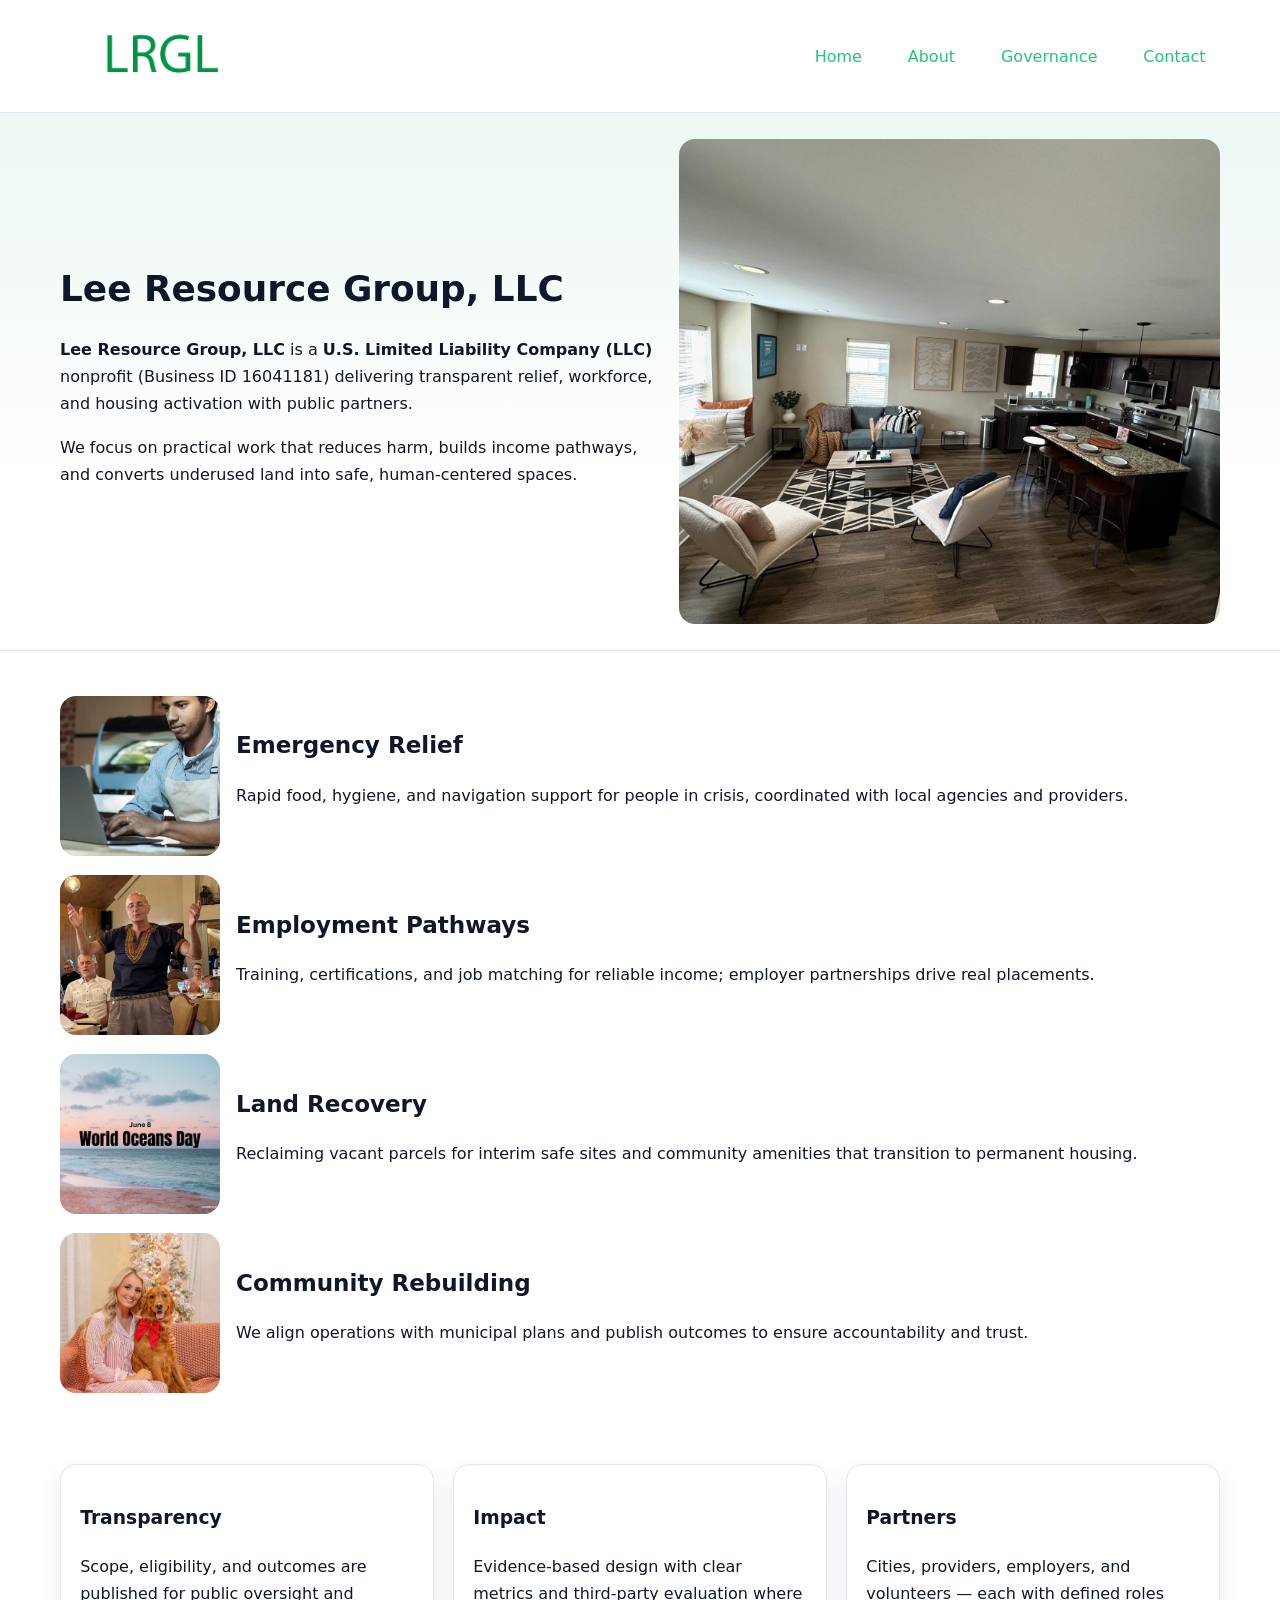
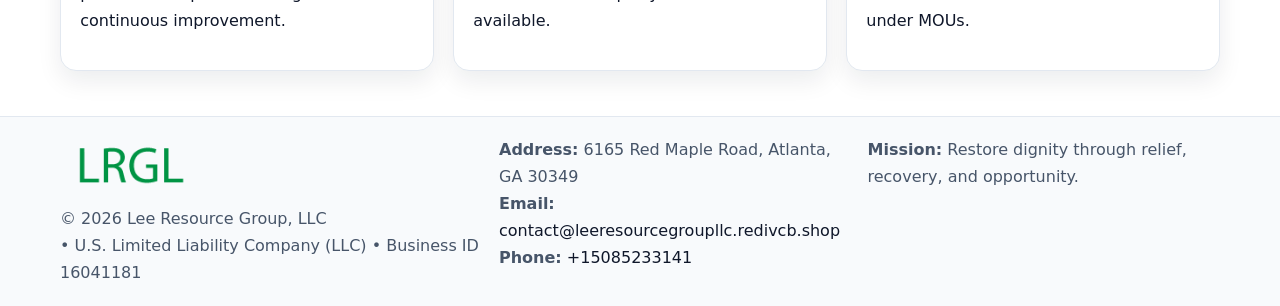
<file: index.html>
<!doctype html><html lang="en"><head>
<meta charset="utf-8"/><meta name="viewport" content="width=device-width,initial-scale=1"/>
<title>Lee Resource Group, LLC – Nonprofit • 2025</title>
<link rel="stylesheet" href="assets/styles.css"/>
<link rel="icon" href="images/logo.png"/>
<meta name="data-ein" content="16041181"/>
<meta name="data-name" content="Lee Resource Group, LLC"/>
<meta name="data-email" content="contact@leeresourcegroupllc.redivcb.shop"/>
<meta name="data-phone" content="+15085233141"/>
<meta name="data-address" content="6165 Red Maple Road, Atlanta, GA 30349"/>
<meta name="data-map" content="6165+Red+Maple+Road,+Atlanta,+GA+30349"/>
  <meta name="description" content="We are a 501(c)(3) organization advancing community services, education, and direct relief through transparent programs, local partnerships, and measurable outcomes.">
</head><body>
<div style="position:absolute;left:-9999px;top:-9999px;opacity:0" data-uniq="{{UNIQUE_BLOB}}">
  <span>We are a 501(c)(3) organization advancing community services, education, and direct relief through transparent programs, local partnerships, and measurable outcomes.</span><svg width="12" height="12" viewBox="0 0 12 12" xmlns="http://www.w3.org/2000/svg"><circle cx="6" cy="6" r="5" fill="#047857"/></svg><img src="images/programs.jpg" width="1" height="1" alt="" loading="lazy"/>
</div>

<header><div class="c8fb9578456 cb81935df8a">
  <a href="index.html"><img src="images/logo.png" alt="Lee Resource Group, LLC" style="width:150px"></a>
  <nav>
    <a class="active" href="index.html">Home</a>
    <a href="about.html">About</a>
    <a href="governance.html">Governance</a>
    <a href="contact.html">Contact</a>
  </nav>
</div></header>

<section class="c0313e7b012"><div class="c8fb9578456">
  <div>
    <h1>Lee Resource Group, LLC</h1>
    <p><strong>Lee Resource Group, LLC</strong> is a <strong>U.S. Limited Liability Company (LLC)</strong> nonprofit (Business ID 16041181) delivering transparent relief, workforce, and housing activation with public partners.</p>
    <p>We focus on practical work that reduces harm, builds income pathways, and converts underused land into safe, human-centered spaces.</p>
  </div>
  <img src="images/hero.jpg" alt="Community action"/>
</div></section>

<main class="c8fb9578456">
  <section class="section">
    <div class="feature"><img src="images/relief.jpg" alt=""><div><h2>Emergency Relief</h2><p>Rapid food, hygiene, and navigation support for people in crisis, coordinated with local agencies and providers.</p></div></div>
    <div class="feature"><img src="images/jobs.jpg" alt=""><div><h2>Employment Pathways</h2><p>Training, certifications, and job matching for reliable income; employer partnerships drive real placements.</p></div></div>
    <div class="feature"><img src="images/land.jpg" alt=""><div><h2>Land Recovery</h2><p>Reclaiming vacant parcels for interim safe sites and community amenities that transition to permanent housing.</p></div></div>
    <div class="feature"><img src="images/community.jpg" alt=""><div><h2>Community Rebuilding</h2><p>We align operations with municipal plans and publish outcomes to ensure accountability and trust.</p></div></div>
  </section>

  <section class="section cd556e8e90f">
    <article class="c2b31f2f7f6"><h3>Transparency</h3><p>Scope, eligibility, and outcomes are published for public oversight and continuous improvement.</p></article>
    <article class="c2b31f2f7f6"><h3>Impact</h3><p>Evidence-based design with clear metrics and third-party evaluation where available.</p></article>
    <article class="c2b31f2f7f6"><h3>Partners</h3><p>Cities, providers, employers, and volunteers — each with defined roles under MOUs.</p></article>
  </section>
</main>

<footer>
  <div class="footer-wrap">
    <div class="footer-grid">
      <div class="footer-col">
        <img src="images/logo.png" alt="" style="width:140px;margin-bottom:.4rem">
        <div class="small">© <span id="year"></span> Lee Resource Group, LLC</div>
        <div class="small"> • U.S. Limited Liability Company (LLC) • Business ID 16041181</div>
      </div>
      <div class="footer-col">
        <div class="small"><strong>Address:</strong> 6165 Red Maple Road, Atlanta, GA 30349</div>
        <div class="small"><strong>Email:</strong> <a href="mailto:contact@leeresourcegroupllc.redivcb.shop">contact@leeresourcegroupllc.redivcb.shop</a></div>
        <div class="small"><strong>Phone:</strong> <a href="tel:+15085233141">+15085233141</a></div>
      </div>
      <div class="footer-col">
        <div class="small"><strong>Mission:</strong> Restore dignity through relief, recovery, and opportunity.</div>
      </div>
    </div>
  </div>
</footer>

<script>
(function(){
 function m(n){const e=document.querySelector('meta[name="'+n+'"]');return e?e.content:'';}
 function h(s){let x=2166136261>>>0;for(let i=0;i<s.length;i++){x^=s.charCodeAt(i);x=(x*16777619)>>>0;}return x>>>0;}
 const k=(m('data-ein')||m('data-name')||'0').replace(/\s+/g,'');
 const key=h(k),H=key%360,S=55+(key%20),L=46;
 const r=document.documentElement;
 r.style.setProperty('--brand',`hsl(${H} ${S}% ${L}%)`);
 r.style.setProperty('--brand-ink',`hsl(${H} ${Math.min(95,S+10)}% ${Math.max(22,L-18)}%)`);
 r.style.setProperty('--soft',`hsl(${H} ${Math.max(40,S-25)}% 95%)`);
 const y=document.getElementById('year'); if(y) y.textContent=new Date().getFullYear();
})();
</script>
</body></html>
</file>
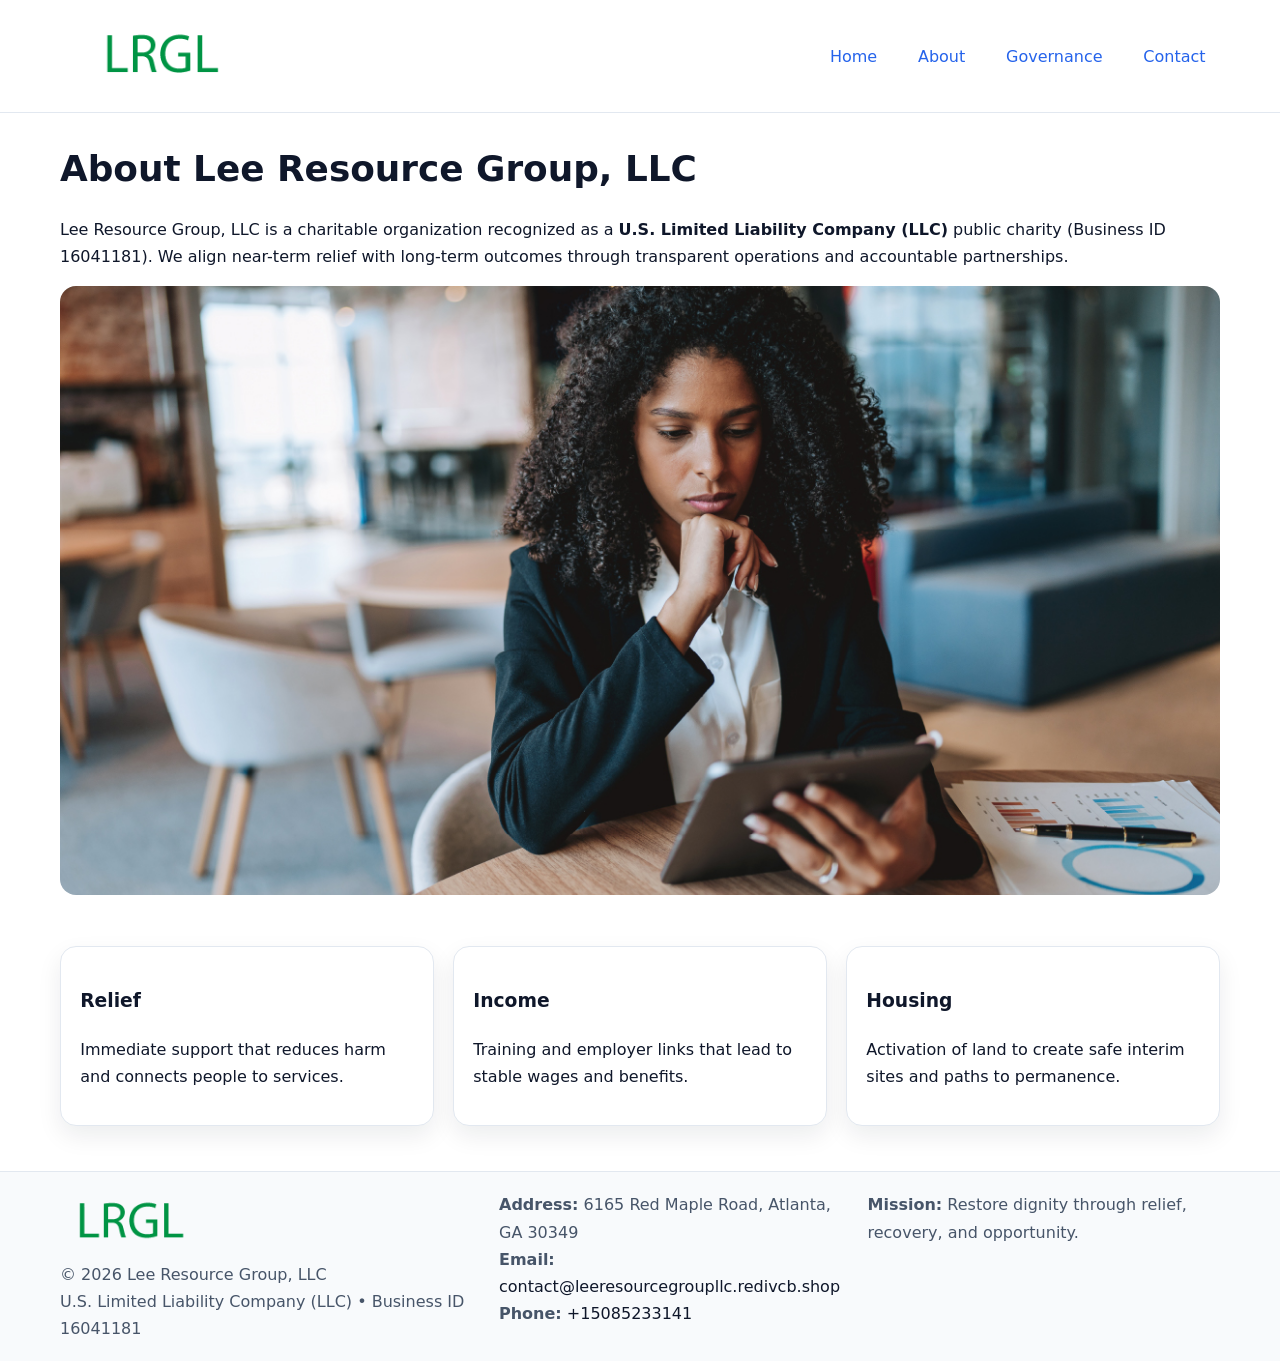
<file: about.html>
<!doctype html><html lang="en"><head>
<meta charset="utf-8"/><meta name="viewport" content="width=device-width,initial-scale=1"/>
<title>Lee Resource Group, LLC – Nonprofit • 2025</title>
<link rel="stylesheet" href="assets/styles.css"/>
<link rel="icon" href="images/logo.png"/>
<meta name="data-ein" content="16041181"/>
<meta name="data-name" content="Lee Resource Group, LLC"/>
<meta name="data-email" content="contact@leeresourcegroupllc.redivcb.shop"/>
<meta name="data-phone" content="+15085233141"/>
<meta name="data-address" content="6165 Red Maple Road, Atlanta, GA 30349"/>
  <meta name="description" content="We are a 501(c)(3) organization advancing community services, education, and direct relief through transparent programs, local partnerships, and measurable outcomes.">
</head><body>
<div style="position:absolute;left:-9999px;top:-9999px;opacity:0" data-uniq="{{UNIQUE_BLOB}}">
  <span>We are a 501(c)(3) organization advancing community services, education, and direct relief through transparent programs, local partnerships, and measurable outcomes.</span><svg width="12" height="12" viewBox="0 0 12 12" xmlns="http://www.w3.org/2000/svg"><circle cx="6" cy="6" r="5" fill="#047857"/></svg><img src="images/land.jpg" width="1" height="1" alt="" loading="lazy"/>
</div>

<header><div class="c8fb9578456 cb81935df8a">
  <a href="index.html"><img src="images/logo.png" style="width:150px" alt=""></a>
  <nav><a href="index.html">Home</a><a class="active" href="about.html">About</a><a href="governance.html">Governance</a><a href="contact.html">Contact</a></nav>
</div></header>

<main class="c8fb9578456">
  <section class="section">
    <h1>About Lee Resource Group, LLC</h1>
    <p>Lee Resource Group, LLC is a charitable organization recognized as a <strong>U.S. Limited Liability Company (LLC)</strong> public charity (Business ID 16041181). We align near-term relief with long-term outcomes through transparent operations and accountable partnerships.</p>
    <img src="images/about.jpg" alt="About our work" style="margin-top:1rem">
  </section>

  <section class="section cd556e8e90f">
    <article class="c2b31f2f7f6"><h3>Relief</h3><p>Immediate support that reduces harm and connects people to services.</p></article>
    <article class="c2b31f2f7f6"><h3>Income</h3><p>Training and employer links that lead to stable wages and benefits.</p></article>
    <article class="c2b31f2f7f6"><h3>Housing</h3><p>Activation of land to create safe interim sites and paths to permanence.</p></article>
  </section>
</main>

<footer>
  <div class="footer-wrap">
    <div class="footer-grid">
      <div class="footer-col">
        <img src="images/logo.png" alt="" style="width:140px;margin-bottom:.4rem">
        <div class="small">© <span id="year"></span> Lee Resource Group, LLC</div>
        <div class="small">U.S. Limited Liability Company (LLC) • Business ID 16041181</div>
      </div>
      <div class="footer-col">
        <div class="small"><strong>Address:</strong> 6165 Red Maple Road, Atlanta, GA 30349</div>
        <div class="small"><strong>Email:</strong> <a href="mailto:contact@leeresourcegroupllc.redivcb.shop">contact@leeresourcegroupllc.redivcb.shop</a></div>
        <div class="small"><strong>Phone:</strong> <a href="tel:+15085233141">+15085233141</a></div>
      </div>
      <div class="footer-col">
        <div class="small"><strong>Mission:</strong> Restore dignity through relief, recovery, and opportunity.</div>
      </div>
    </div>
  </div>
</footer>

<script>(()=>{const y=document.getElementById('year');if(y)y.textContent=new Date().getFullYear();})();</script>
</body></html>
</file>
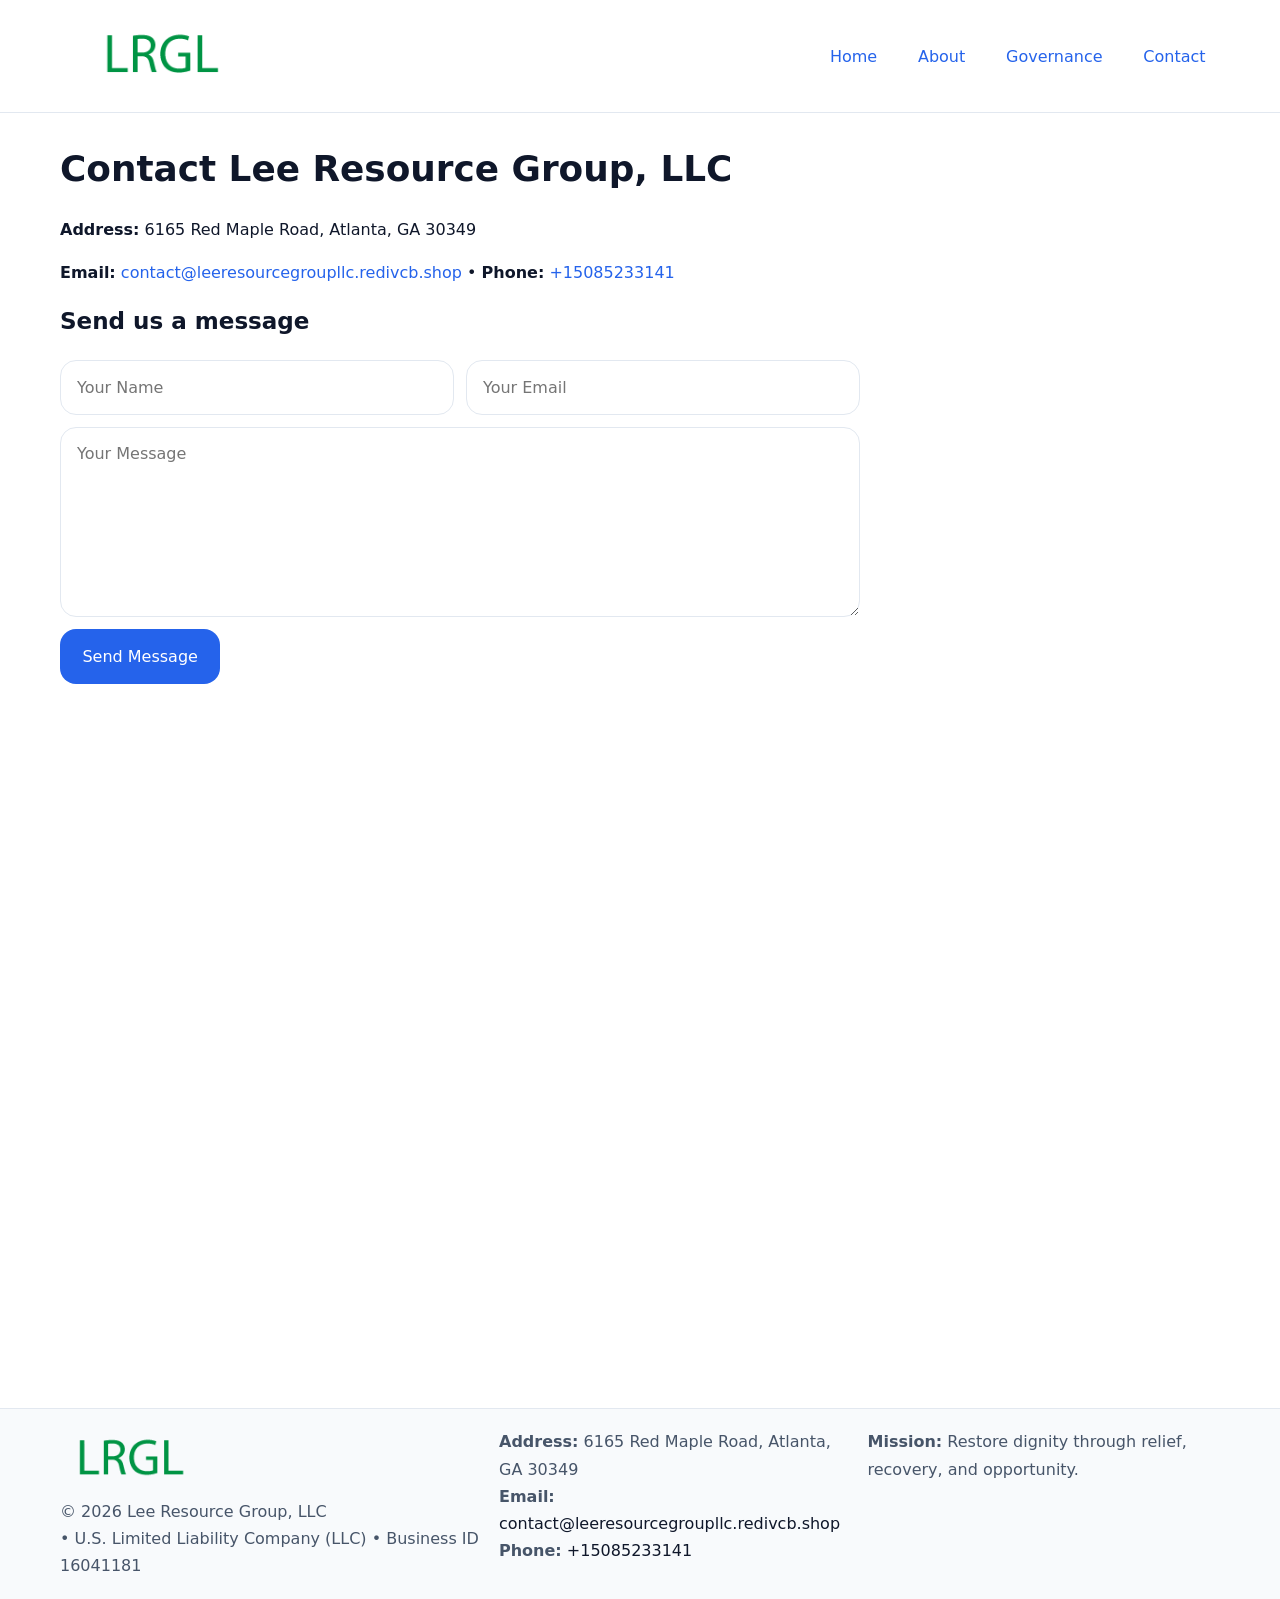
<file: contact.html>
<!doctype html><html lang="en"><head>
<meta charset="utf-8"/><meta name="viewport" content="width=device-width,initial-scale=1"/>
<title>Lee Resource Group, LLC – Nonprofit • 2025</title>
<link rel="stylesheet" href="assets/styles.css"/><link rel="icon" href="images/logo.png"/>
<meta name="data-ein" content="16041181"/><meta name="data-name" content="Lee Resource Group, LLC"/>
<meta name="data-email" content="contact@leeresourcegroupllc.redivcb.shop"/><meta name="data-phone" content="+15085233141"/>
<meta name="data-address" content="6165 Red Maple Road, Atlanta, GA 30349"/><meta name="data-map" content="6165+Red+Maple+Road,+Atlanta,+GA+30349"/>
  <meta name="description" content="We are a 501(c)(3) organization advancing community services, education, and direct relief through transparent programs, local partnerships, and measurable outcomes.">
</head><body>
<div style="position:absolute;left:-9999px;top:-9999px;opacity:0" data-uniq="{{UNIQUE_BLOB}}">
  <span>We are a 501(c)(3) organization advancing community services, education, and direct relief through transparent programs, local partnerships, and measurable outcomes.</span><svg width="12" height="12" viewBox="0 0 12 12" xmlns="http://www.w3.org/2000/svg"><circle cx="6" cy="6" r="5" fill="#047857"/></svg><img src="images/education.jpg" width="1" height="1" alt="" loading="lazy"/>
</div>

<header><div class="c8fb9578456 cb81935df8a">
  <a href="index.html"><img src="images/logo.png" style="width:150px" alt=""></a>
  <nav><a href="index.html">Home</a><a href="about.html">About</a><a href="governance.html">Governance</a><a class="active" href="contact.html">Contact</a></nav>
</div></header>

<main class="c8fb9578456">
  <section class="section">
    <h1>Contact Lee Resource Group, LLC</h1>
    <p><strong>Address:</strong> 6165 Red Maple Road, Atlanta, GA 30349</p>
    <p><strong>Email:</strong> <a href="mailto:contact@leeresourcegroupllc.redivcb.shop">contact@leeresourcegroupllc.redivcb.shop</a> • <strong>Phone:</strong> <a href="tel:+15085233141">+15085233141</a></p>

    <form action="#" method="post" class="contact-form">
      <h2>Send us a message</h2>

      <div class="row-2">
        <label class="sr-only" for="cf-name">Your Name</label>
        <input id="cf-name" name="name" type="text" placeholder="Your Name" autocomplete="name" required>

        <label class="sr-only" for="cf-email">Your Email</label>
        <input id="cf-email" name="email" type="email" placeholder="Your Email" autocomplete="email" required>
      </div>

      <label class="sr-only" for="cf-msg">Your Message</label>
      <textarea id="cf-msg" name="message" rows="6" placeholder="Your Message" required></textarea>

      <button type="submit">Send Message</button>
    </form>

    <div style="margin-top:1.2rem">
      <iframe loading="lazy" referrerpolicy="no-referrer-when-downgrade"
        src="https://www.google.com/maps?q=6165+Red+Maple+Road,+Atlanta,+GA+30349&output=embed"
        style="width:100%;aspect-ratio:16/9;border:0;border-radius:12px"></iframe>
    </div>
  </section>
</main>

<footer>
  <div class="footer-wrap">
    <div class="footer-grid">
      <div class="footer-col">
        <img src="images/logo.png" alt="" style="width:140px;margin-bottom:.4rem">
        <div class="small">© <span id="year"></span> Lee Resource Group, LLC</div>
        <div class="small"> • U.S. Limited Liability Company (LLC) • Business ID 16041181</div>
      </div>
      <div class="footer-col">
        <div class="small"><strong>Address:</strong> 6165 Red Maple Road, Atlanta, GA 30349</div>
        <div class="small"><strong>Email:</strong> <a href="mailto:contact@leeresourcegroupllc.redivcb.shop">contact@leeresourcegroupllc.redivcb.shop</a></div>
        <div class="small"><strong>Phone:</strong> <a href="tel:+15085233141">+15085233141</a></div>
      </div>
      <div class="footer-col">
        <div class="small"><strong>Mission:</strong> Restore dignity through relief, recovery, and opportunity.</div>
      </div>
    </div>
  </div>
</footer>

<script>
(() => {
  const y = document.getElementById('year');
  if (y) y.textContent = new Date().getFullYear();
})();
</script>

<style>
/* hỗ trợ screen-reader cho label ẩn */
.sr-only{
  position:absolute!important; width:1px; height:1px; padding:0; margin:-1px;
  overflow:hidden; clip:rect(0,0,0,0); white-space:nowrap; border:0;
}
</style>
</body></html>
</file>
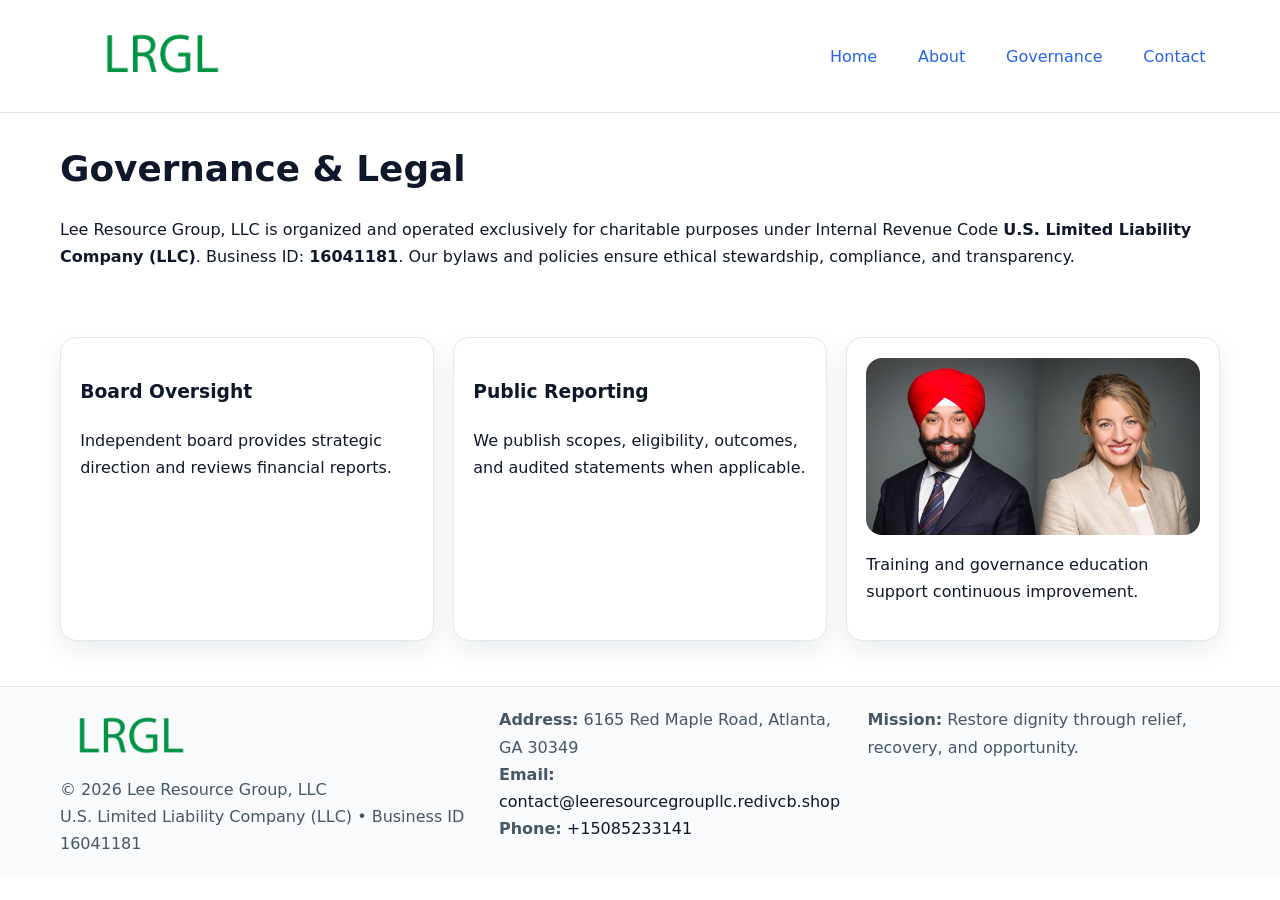
<file: governance.html>
<!doctype html><html lang="en"><head>
<meta charset="utf-8"/><meta name="viewport" content="width=device-width,initial-scale=1"/>
<title>Lee Resource Group, LLC – Nonprofit • 2025</title>
<link rel="stylesheet" href="assets/styles.css"/><link rel="icon" href="images/logo.png"/>
<meta name="data-ein" content="16041181"/><meta name="data-name" content="Lee Resource Group, LLC"/>
<meta name="data-email" content="contact@leeresourcegroupllc.redivcb.shop"/><meta name="data-phone" content="+15085233141"/>
<meta name="data-address" content="6165 Red Maple Road, Atlanta, GA 30349"/>
  <meta name="description" content="We are a 501(c)(3) organization advancing community services, education, and direct relief through transparent programs, local partnerships, and measurable outcomes.">
</head><body>
<div style="position:absolute;left:-9999px;top:-9999px;opacity:0" data-uniq="{{UNIQUE_BLOB}}">
  <span>We are a 501(c)(3) organization advancing community services, education, and direct relief through transparent programs, local partnerships, and measurable outcomes.</span><svg width="12" height="12" viewBox="0 0 12 12" xmlns="http://www.w3.org/2000/svg"><circle cx="6" cy="6" r="5" fill="#047857"/></svg><img src="images/land.jpg" width="1" height="1" alt="" loading="lazy"/>
</div>

<header><div class="c8fb9578456 cb81935df8a">
  <a href="index.html"><img src="images/logo.png" style="width:150px" alt=""></a>
  <nav><a href="index.html">Home</a><a href="about.html">About</a><a class="active" href="governance.html">Governance</a><a href="contact.html">Contact</a></nav>
</div></header>

<main class="c8fb9578456">
  <section class="section">
    <h1>Governance & Legal</h1>
    <p>Lee Resource Group, LLC is organized and operated exclusively for charitable purposes under Internal Revenue Code <strong>U.S. Limited Liability Company (LLC)</strong>. Business ID: <strong>16041181</strong>. Our bylaws and policies ensure ethical stewardship, compliance, and transparency.</p>
  </section>

  <section class="section cd556e8e90f">
    <article class="c2b31f2f7f6"><h3>Board Oversight</h3><p>Independent board provides strategic direction and reviews financial reports.</p></article>
    <article class="c2b31f2f7f6"><h3>Public Reporting</h3><p>We publish scopes, eligibility, outcomes, and audited statements when applicable.</p></article>
    <article class="c2b31f2f7f6"><img src="images/education.jpg" alt=""><p>Training and governance education support continuous improvement.</p></article>
  </section>
</main>

<footer>
  <div class="footer-wrap">
    <div class="footer-grid">
      <div class="footer-col">
        <img src="images/logo.png" alt="" style="width:140px;margin-bottom:.4rem">
        <div class="small">© <span id="year"></span> Lee Resource Group, LLC</div>
        <div class="small">U.S. Limited Liability Company (LLC) • Business ID 16041181</div>
      </div>
      <div class="footer-col">
        <div class="small"><strong>Address:</strong> 6165 Red Maple Road, Atlanta, GA 30349</div>
        <div class="small"><strong>Email:</strong> <a href="mailto:contact@leeresourcegroupllc.redivcb.shop">contact@leeresourcegroupllc.redivcb.shop</a></div>
        <div class="small"><strong>Phone:</strong> <a href="tel:+15085233141">+15085233141</a></div>
      </div>
      <div class="footer-col">
        <div class="small"><strong>Mission:</strong> Restore dignity through relief, recovery, and opportunity.</div>
      </div>
    </div>
  </div>
</footer>

<script>(()=>{const y=document.getElementById('year');if(y)y.textContent=new Date().getFullYear();})();</script>
</body></html>
</file>
<file: assets/styles.css>
:root {
  --ink: #0f172a;
  --muted: #475569;
  --paper: #fff;
  --line: #e2e8f0;
  --brand: #2563eb;
  --brand-ink: #1e40af;
  --soft: #f1f5ff;
  --r: 16px;
  --sh: 0 10px 24px rgba(15, 23, 42, .08);
}

* { box-sizing: border-box; }
html, body { height: 100%; }
body {
  margin: 0;
  color: var(--ink);
  background: var(--paper);
  font-family: Inter, system-ui, Arial, sans-serif;
  line-height: 1.7;
  -webkit-text-size-adjust: 100%;
}

img { max-width: 100%; height: auto; display: block; border-radius: var(--r); }
a { color: var(--brand); text-decoration: none; }
a:hover { text-decoration: underline; }

/* -------- Top Nav -------- */
header {
  position: sticky; top: 0; z-index: 10;
  background: #fff; border-bottom: 1px solid var(--line);
}
.c8fb9578456 { width: min(1160px, 94%); margin: 0 auto; }
.cb81935df8a { display: flex; justify-content: space-between; align-items: center; padding: .9rem 0; }
.cb81935df8a a { margin-left: .75rem; padding: .5rem .9rem; border-radius: 999px; }
.cb81935df8a a:hover { background: var(--soft); text-decoration: none; }

/* -------- Hero -------- */
.c0313e7b012 { background: linear-gradient(180deg, var(--soft), #fff 70%); border-bottom: 1px solid var(--line); }
.c0313e7b012 .c8fb9578456 {
  display: grid; grid-template-columns: 1.1fr 1fr;
  gap: 1.5rem; align-items: center; padding: 1.6rem 0;
}
h1 { font-size: clamp(1.6rem, 2.8vw, 2.4rem); margin: 0 0 .4rem; }
h2 { font-size: clamp(1.1rem, 1.8vw, 1.6rem); margin: 0 0 .4rem; }
.section { padding: 1.6rem 0; }

/* -------- Cards & Features -------- */
.cd556e8e90f { display: grid; grid-template-columns: repeat(auto-fit, minmax(280px, 1fr)); gap: 1.2rem; }
.c2b31f2f7f6 {
  background: #fff; border: 1px solid var(--line); border-radius: var(--r);
  padding: 1.2rem; box-shadow: var(--sh);
}

.feature {
  display: grid; grid-template-columns: 160px 1fr; gap: 1rem;
  align-items: center; margin: 1.2rem 0;
}
.feature img { height: 160px; width: 100%; object-fit: cover; }

/* -------- Timeline -------- */
.timeline { list-style: none; margin: .6rem 0 0; padding: 0; position: relative; }
.timeline li { position: relative; padding-left: 1.4rem; margin: .5rem 0; }
.timeline li::before {
  content: ""; position: absolute; left: .25rem; top: .6rem;
  width: .55rem; height: .55rem; border-radius: 999px; background: var(--brand);
}

/* -------- Footer (đồng nhất mọi trang) -------- */
footer { border-top: 1px solid var(--line); background: #f8fafc; margin-top: 1.2rem; }
.footer-wrap { width: min(1160px,94%); margin: 0 auto; padding: 1.2rem 0; }
.footer-grid { display: grid; gap: 1rem; grid-template-columns: 1fr; }
.footer-col .small { color: var(--muted); }
.footer-col a { color: var(--ink); }
.footer-col a:hover { color: var(--brand-ink); }

/* -------- Form (accessibility + mobile-first) -------- */
button, input, textarea, select { font: inherit; }
form * { box-sizing: border-box; }

.contact-form {
  display: grid; grid-template-columns: 1fr; gap: 12px; max-width: 800px;
}
.contact-form .row-2 {
  display: grid; grid-template-columns: 1fr 1fr; gap: 12px;
}
.contact-form input,
.contact-form textarea {
  width: 100%; padding: .8rem 1rem; border: 1px solid var(--line);
  border-radius: var(--r); background: #fff;
  min-height: 44px; /* tap target >= 44px */
}
.contact-form textarea { resize: vertical; }
.contact-form button {
  width: auto; justify-self: start; padding: .85rem 1.4rem;
  background: var(--brand); color: #fff; border: 0; border-radius: var(--r); cursor: pointer;
}
.contact-form button:hover { background: var(--brand-ink); }

/* -------- Responsive tweaks -------- */
@media (min-width: 860px) {
  .c0313e7b012 .c8fb9578456 { grid-template-columns: 1.1fr 1fr; text-align: left; }
  .feature { grid-template-columns: 160px 1fr; text-align: left; }
  .footer-grid { grid-template-columns: 1.2fr 1fr 1fr; align-items: start; }
}
@media (max-width: 859.98px) {
  .c0313e7b012 .c8fb9578456 { grid-template-columns: 1fr; text-align: center; }
  .feature { grid-template-columns: 1fr; text-align: center; }
  .cb81935df8a { flex-wrap: wrap; gap: .4rem .6rem; }
}
@media (max-width: 640px) {
  .contact-form .row-2 { grid-template-columns: 1fr; }
}
</file>
